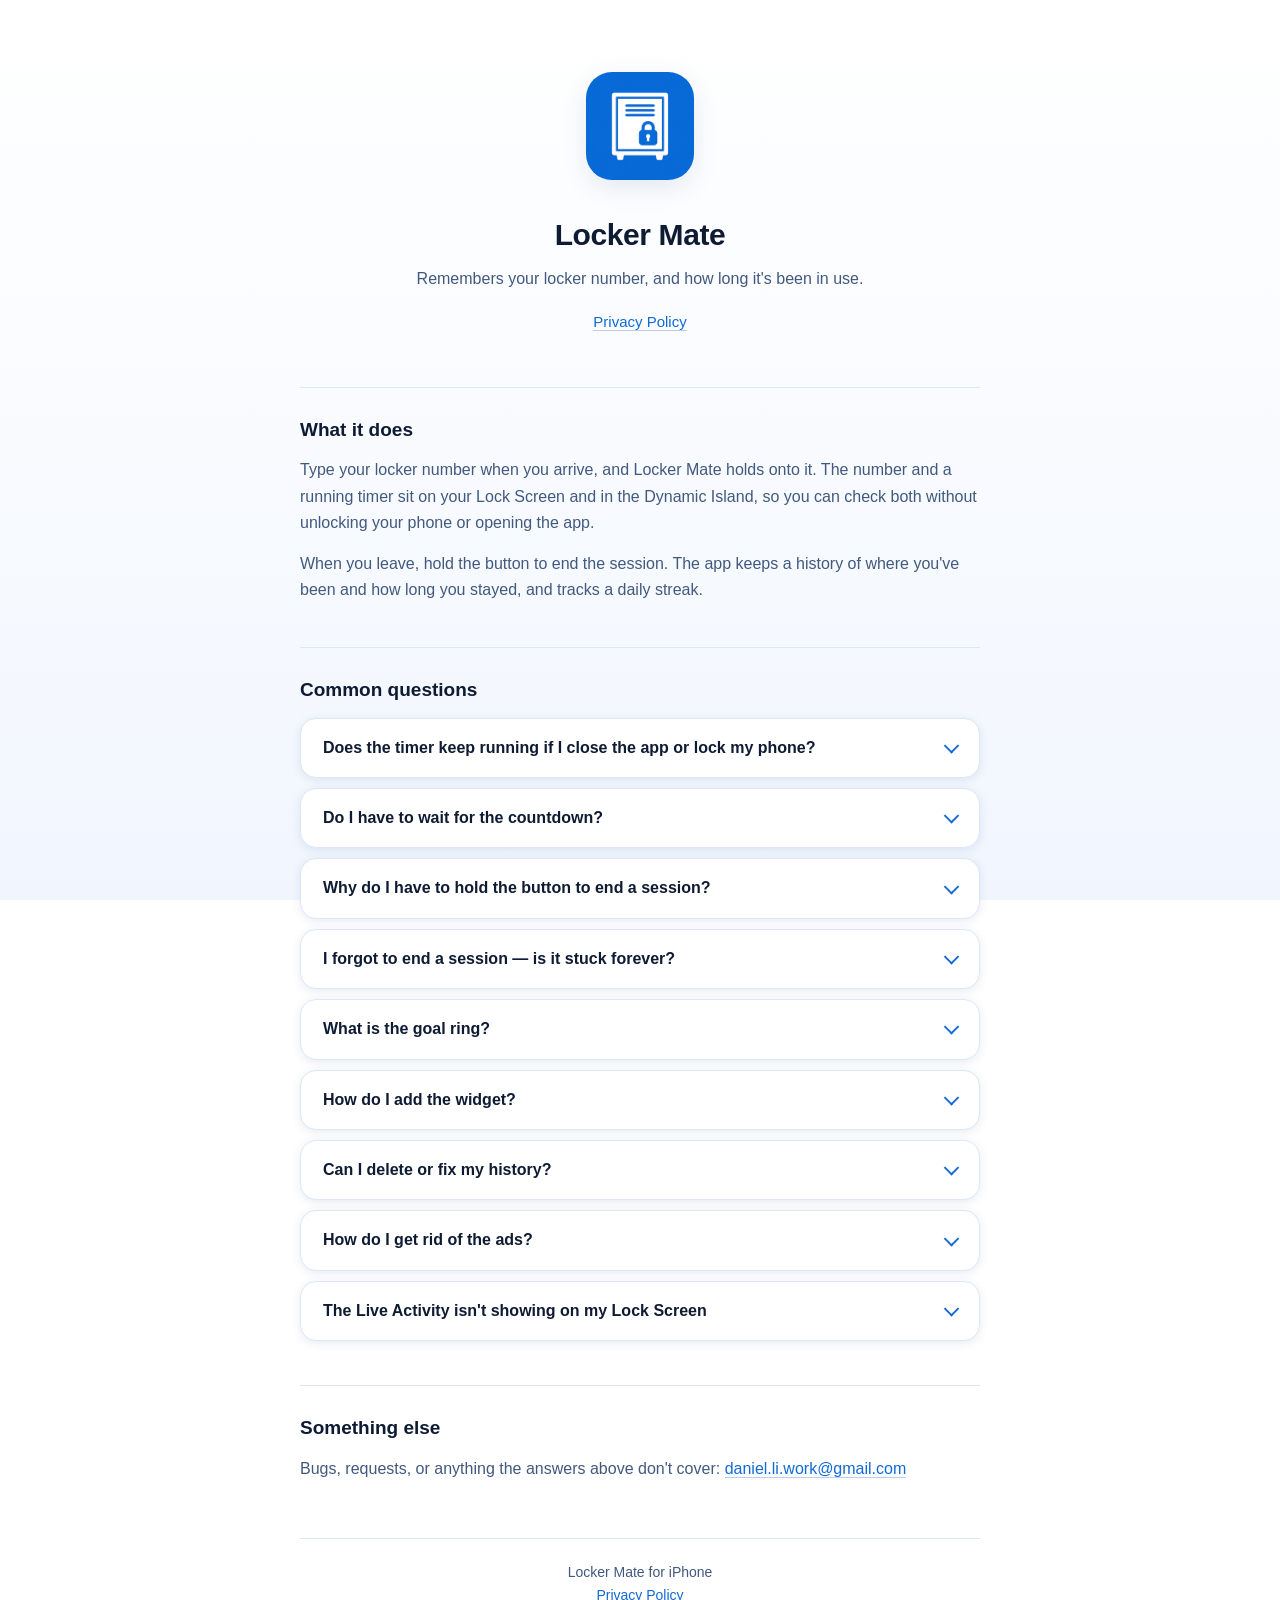
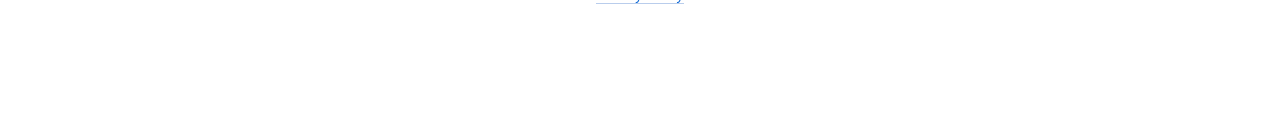
<file: index.html>
<!doctype html>
<html lang="en">
<head>
<meta charset="utf-8">
<meta name="viewport" content="width=device-width, initial-scale=1">
<title>Locker Mate — Support</title>
<meta name="description" content="Support and help for Locker Mate, an iPhone app that remembers your gym locker number and how long it has been in use.">
<meta name="theme-color" content="#116ad5" media="(prefers-color-scheme: light)">
<meta name="theme-color" content="#0a1120" media="(prefers-color-scheme: dark)">
<link rel="icon" href="mark.png">
<link rel="stylesheet" href="style.css">
<!-- Set before first paint so revealed content never flashes. -->
<script>document.documentElement.classList.add('js');</script>
</head>
<body>
<div class="progress" aria-hidden="true"></div>
<div class="wrap">

<header>
  <img src="mark.png" alt="Locker Mate app icon" width="108" height="108">
  <h1>Locker Mate</h1>
  <p class="tagline">Remembers your locker number, and how long it's been in use.</p>
  <p class="nav"><a href="privacy.html">Privacy Policy</a></p>
</header>

<h2 class="reveal">What it does</h2>

<p class="reveal">Type your locker number when you arrive, and Locker Mate holds
onto it. The number and a running timer sit on your Lock Screen and in the
Dynamic Island, so you can check both without unlocking your phone or opening
the app.</p>

<p class="reveal">When you leave, hold the button to end the session. The app
keeps a history of where you've been and how long you stayed, and tracks a daily
streak.</p>

<h2 id="faq" class="reveal">Common questions</h2>

<details class="faq reveal">
  <summary>Does the timer keep running if I close the app or lock my phone?</summary>
  <div class="faq-panel"><div class="faq-body">
    <p>Yes. The session is saved the moment you tap <strong>Start Session</strong>,
    and the Lock Screen timer is drawn by iOS itself — so it keeps counting
    whether the app is open, backgrounded or closed entirely.</p>
    <p>The same is true during the 3-2-1 countdown. That countdown is only a
    visual lead-in; the timer has already started behind it, so it's safe to
    pocket your phone straight away.</p>
  </div></div>
</details>

<details class="faq reveal">
  <summary>Do I have to wait for the countdown?</summary>
  <div class="faq-panel"><div class="faq-body">
    <p>No. Tap anywhere on it to skip straight to the session, or switch it off
    entirely under <strong>Info&nbsp;→&nbsp;3-2-1 countdown</strong>.</p>
  </div></div>
</details>

<details class="faq reveal">
  <summary>Why do I have to hold the button to end a session?</summary>
  <div class="faq-panel"><div class="faq-body">
    <p>So a stray tap in a gym bag can't wipe a running session. Hold it for
    about a second and it ends, showing your summary.</p>
  </div></div>
</details>

<details class="faq reveal">
  <summary>I forgot to end a session — is it stuck forever?</summary>
  <div class="faq-panel"><div class="faq-body">
    <p>No. Sessions end themselves automatically after a cut-off, eight hours by
    default. You can change it under
    <strong>Info&nbsp;→&nbsp;Auto-end after</strong>, anywhere from one hour to
    twenty-four.</p>
    <p>If a session ran longer than it should have, open the
    <strong>Activity</strong> tab, or use <strong>Edit</strong> on the summary
    screen, to correct the duration.</p>
  </div></div>
</details>

<details class="faq reveal">
  <summary>What is the goal ring?</summary>
  <div class="faq-panel"><div class="faq-body">
    <p>It fills as your session approaches the goal length you set under
    <strong>Info&nbsp;→&nbsp;Session goal</strong>. It's a target, not a limit —
    nothing happens when you pass it, and the timer keeps going.</p>
  </div></div>
</details>

<details class="faq reveal">
  <summary>How do I add the widget?</summary>
  <div class="faq-panel"><div class="faq-body">
    <p>Touch and hold an empty part of your Home Screen or Lock Screen, tap
    <strong>Edit&nbsp;→&nbsp;Add Widget</strong>, and search for Locker Mate.
    There are Home Screen sizes and smaller Lock Screen ones, all showing the
    locker number and live timer.</p>
    <p>If a widget shows "No locker in use" while a session is running, open the
    app once — that lets iOS refresh it.</p>
  </div></div>
</details>

<details class="faq reveal">
  <summary>Can I delete or fix my history?</summary>
  <div class="faq-panel"><div class="faq-body">
    <p>Yes. In the <strong>Activity</strong> tab, touch and hold any session to
    delete it. Everything lives on your iPhone only, so deleting the app removes
    all of it.</p>
  </div></div>
</details>

<details class="faq reveal">
  <summary>How do I get rid of the ads?</summary>
  <div class="faq-panel"><div class="faq-body">
    <p><strong>Info&nbsp;→&nbsp;Remove Ads</strong> is a one-time purchase that
    removes the banner for good. If you've bought it before — on this phone or
    another — use <strong>Restore Purchases</strong> on the same Apple Account
    and it comes back at no charge.</p>
  </div></div>
</details>

<details class="faq reveal">
  <summary>The Live Activity isn't showing on my Lock Screen</summary>
  <div class="faq-panel"><div class="faq-body">
    <p>Check <strong>Info&nbsp;→&nbsp;Live Activity</strong> is switched on, and
    that iOS allows them at
    <em>Settings&nbsp;→&nbsp;Locker&nbsp;Mate&nbsp;→&nbsp;Live Activities</em>.</p>
  </div></div>
</details>

<h2 class="reveal">Something else</h2>

<p class="reveal">Bugs, requests, or anything the answers above don't cover:
<a href="mailto:daniel.li.work@gmail.com">daniel.li.work@gmail.com</a></p>

<footer>
  <p>Locker Mate for iPhone<br>
  <a href="privacy.html">Privacy Policy</a></p>
</footer>

</div>
<script src="site.js" defer></script>
</body>
</html>
</file>
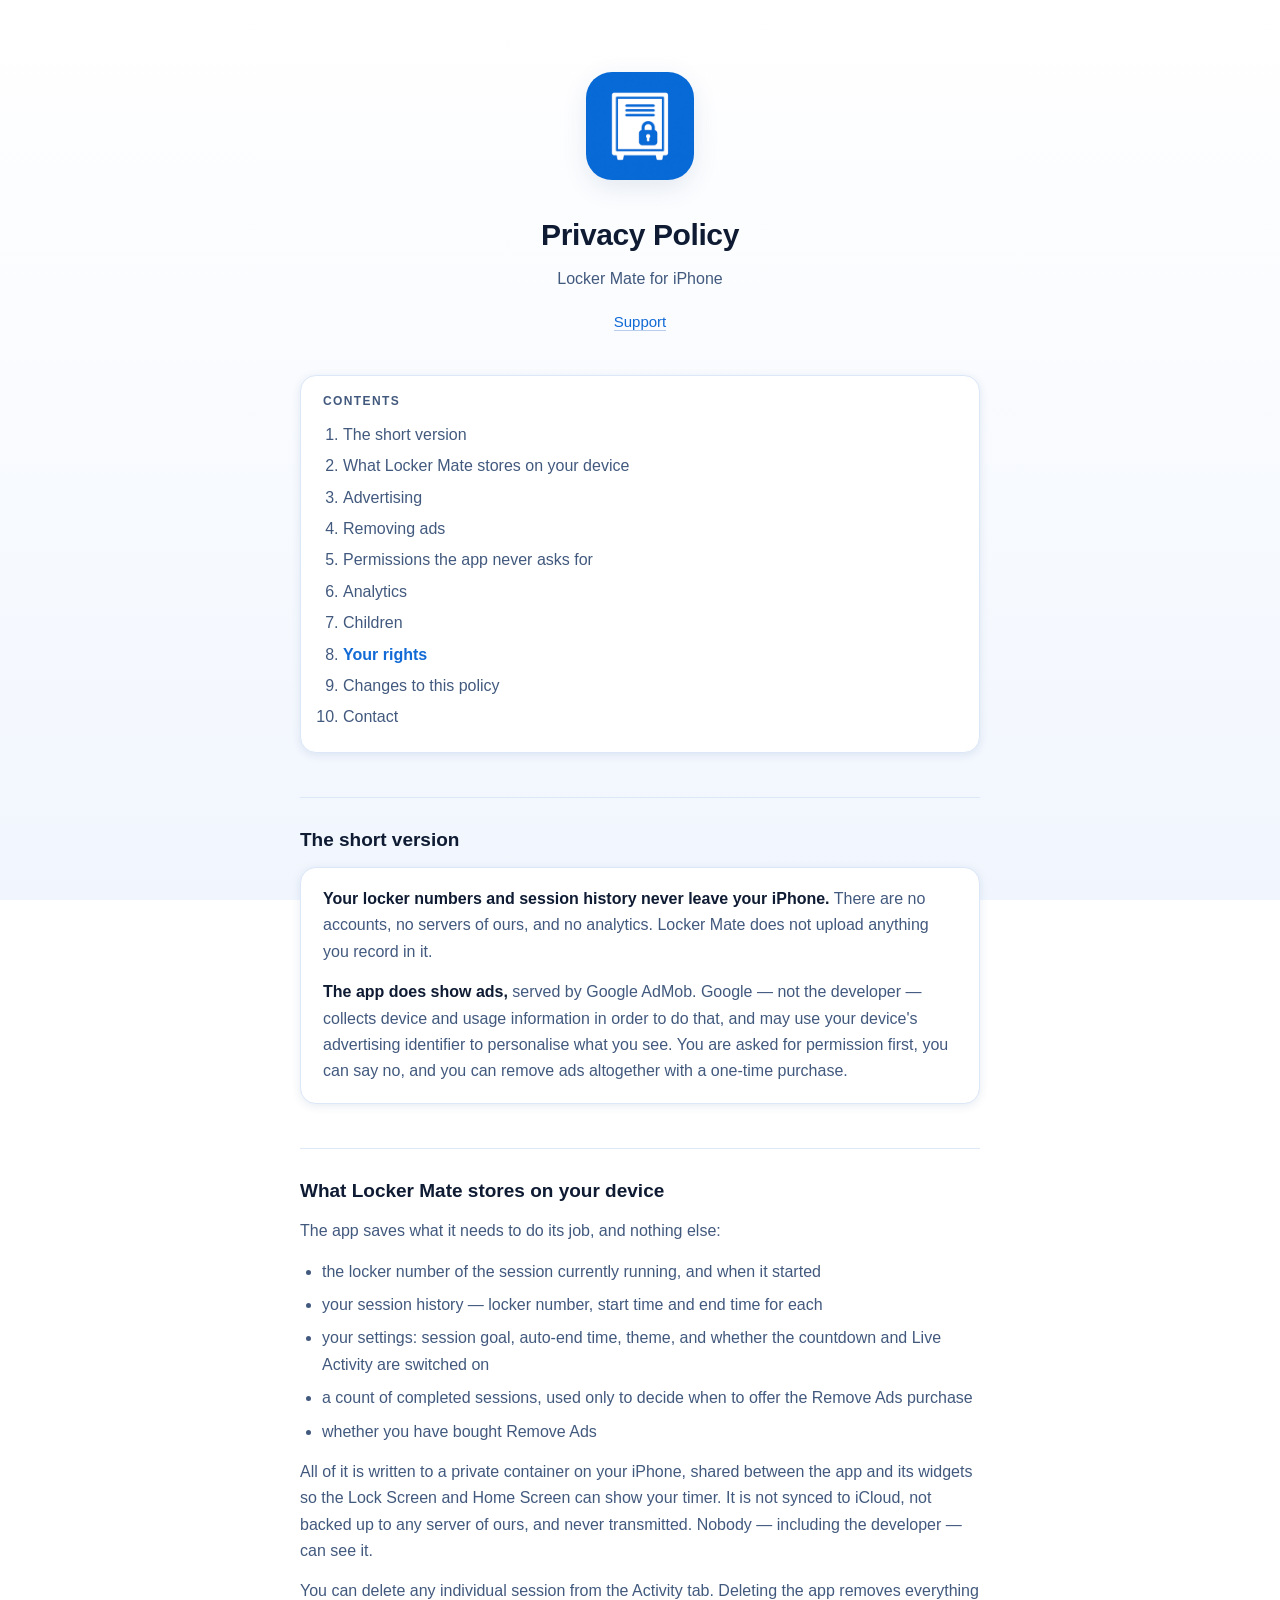
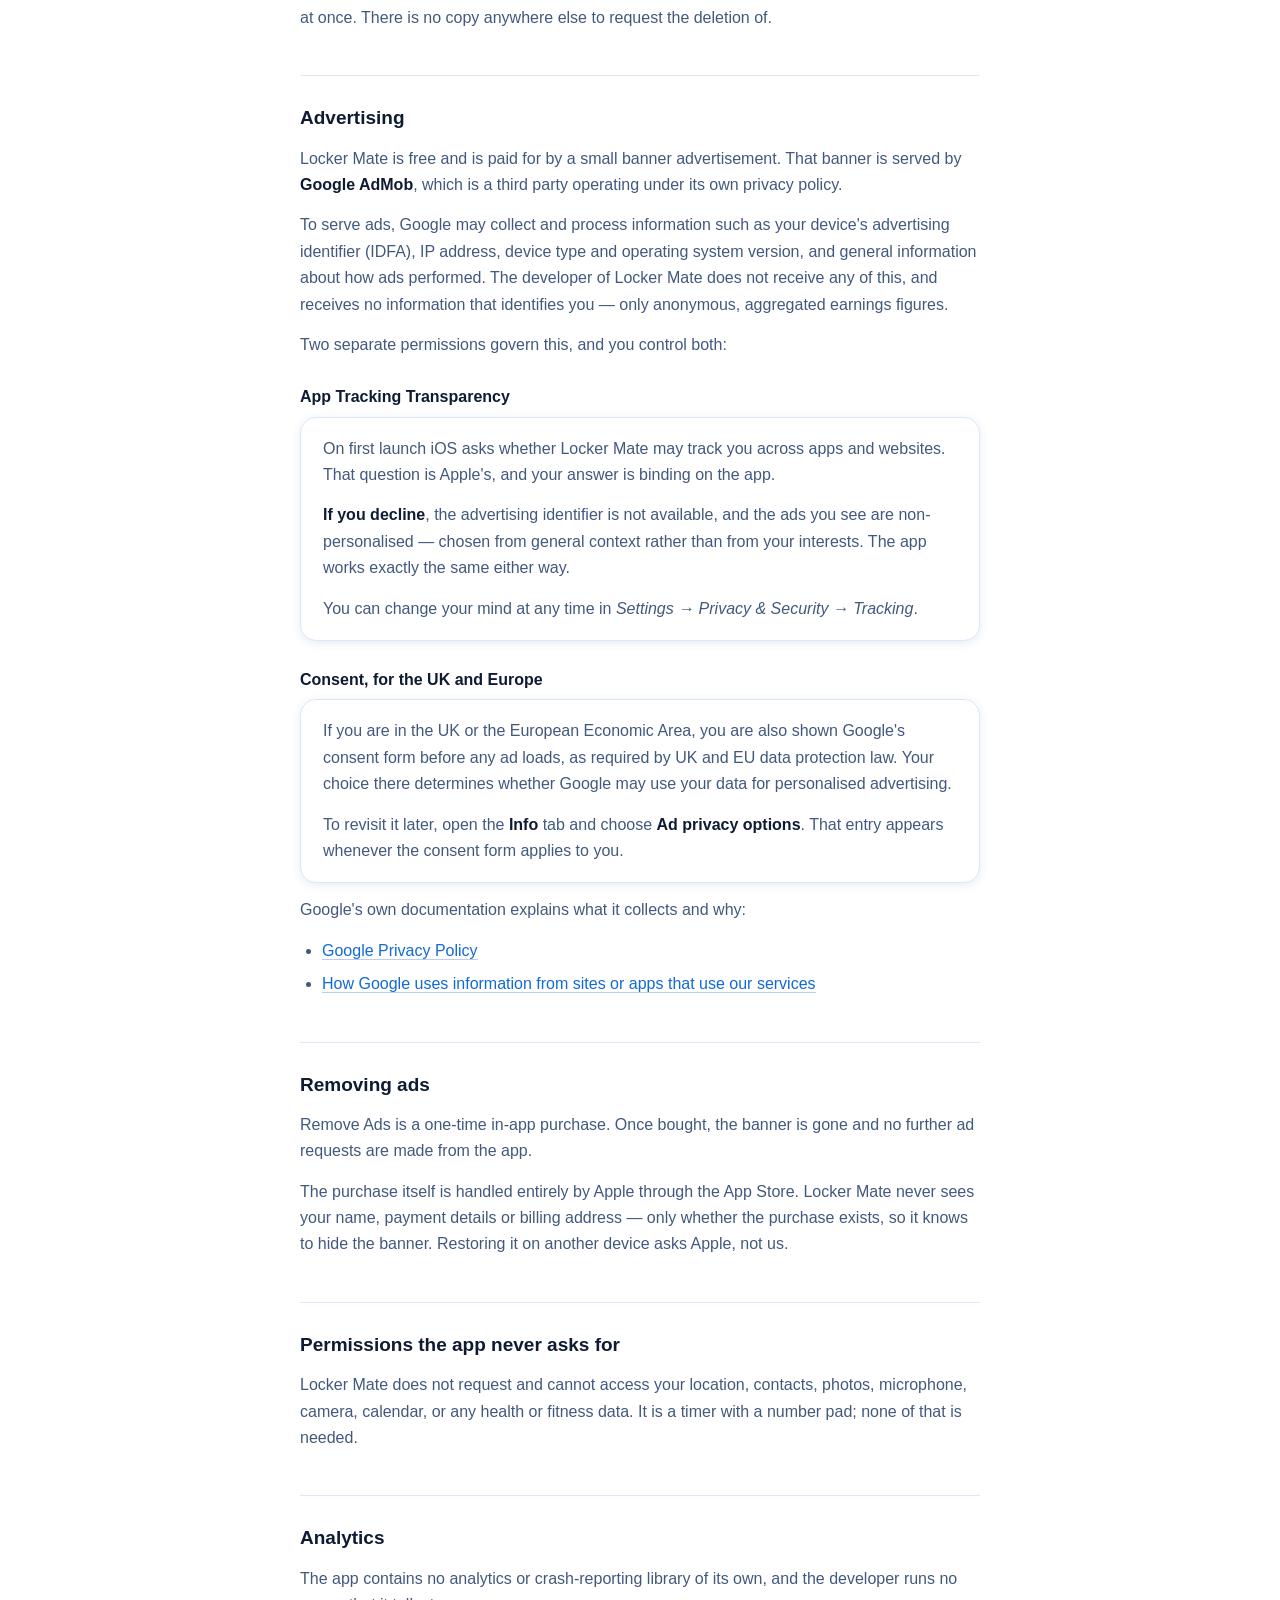
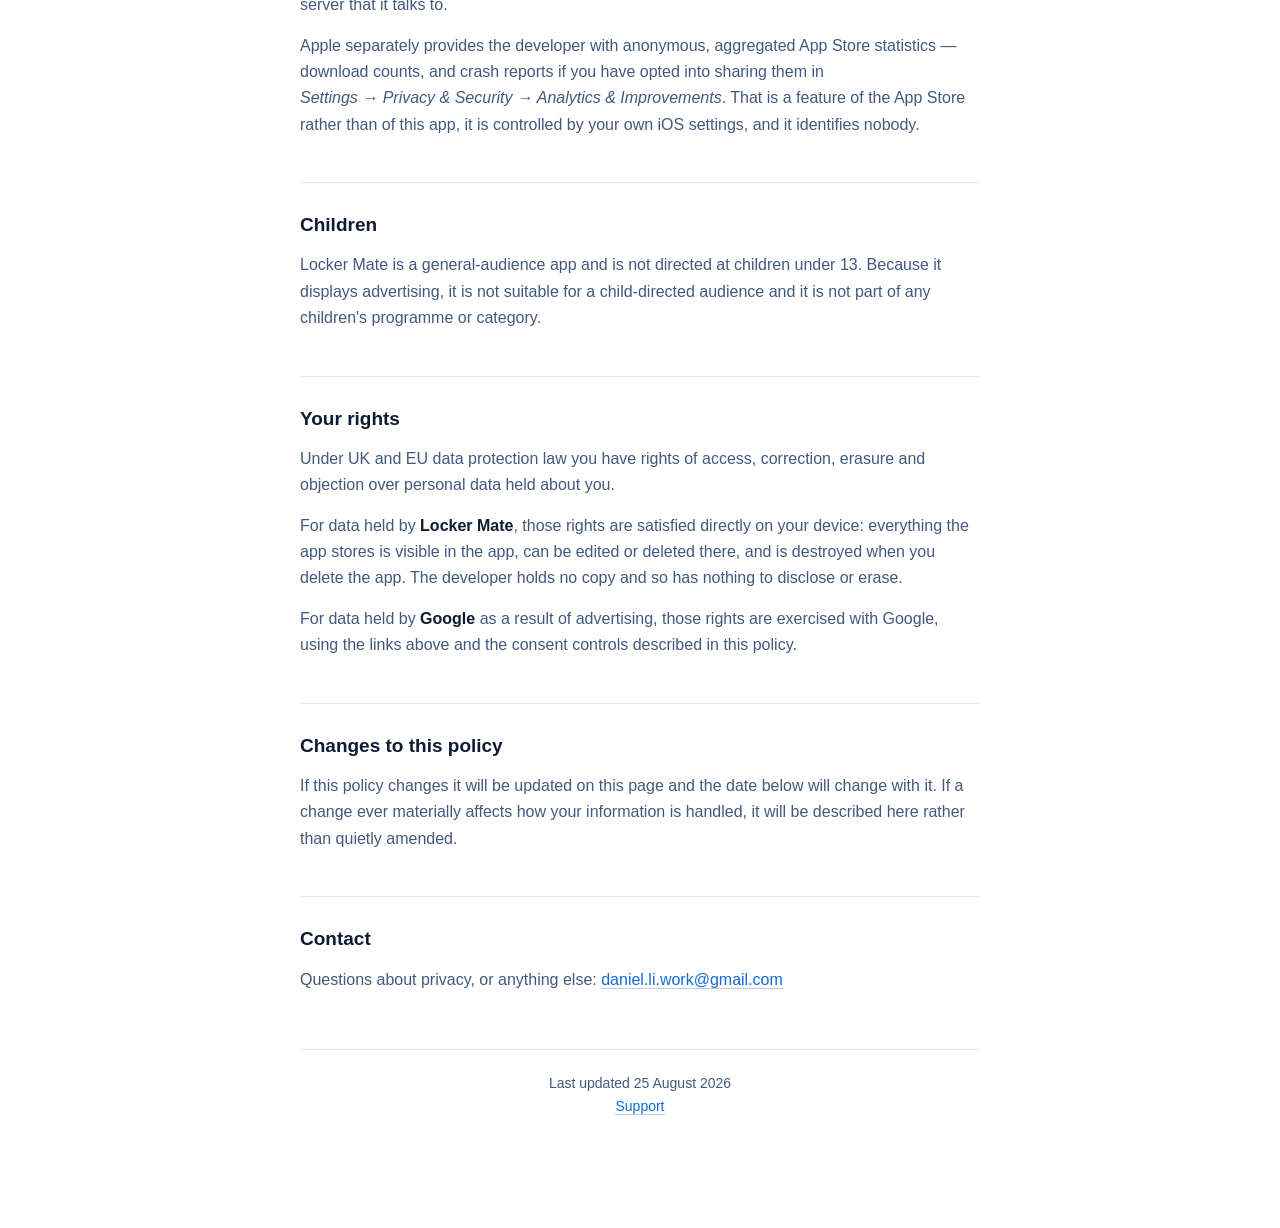
<file: privacy.html>
<!doctype html>
<html lang="en">
<head>
<meta charset="utf-8">
<meta name="viewport" content="width=device-width, initial-scale=1">
<title>Locker Mate — Privacy Policy</title>
<meta name="description" content="Privacy policy for Locker Mate. Your locker numbers and session history stay on your iPhone. Ads are served by Google AdMob.">
<meta name="theme-color" content="#116ad5" media="(prefers-color-scheme: light)">
<meta name="theme-color" content="#0a1120" media="(prefers-color-scheme: dark)">
<link rel="icon" href="mark.png">
<link rel="stylesheet" href="style.css">
<!-- Set before first paint so revealed content never flashes. -->
<script>document.documentElement.classList.add('js');</script>
</head>
<body>
<div class="progress" aria-hidden="true"></div>
<div class="wrap">

<header>
  <img src="mark.png" alt="Locker Mate app icon" width="108" height="108">
  <h1>Privacy Policy</h1>
  <p class="tagline">Locker Mate for iPhone</p>
  <p class="nav"><a href="index.html">Support</a></p>
</header>

<nav class="toc reveal" aria-labelledby="toc-heading">
  <h2 id="toc-heading">Contents</h2>
  <ol>
    <li><a href="#short">The short version</a></li>
    <li><a href="#stored">What Locker Mate stores on your device</a></li>
    <li><a href="#advertising">Advertising</a></li>
    <li><a href="#removing-ads">Removing ads</a></li>
    <li><a href="#permissions">Permissions the app never asks for</a></li>
    <li><a href="#analytics">Analytics</a></li>
    <li><a href="#children">Children</a></li>
    <li><a href="#rights">Your rights</a></li>
    <li><a href="#changes">Changes to this policy</a></li>
    <li><a href="#contact">Contact</a></li>
  </ol>
</nav>

<h2 id="short" class="reveal">The short version</h2>

<div class="card reveal">
<p><strong>Your locker numbers and session history never leave your iPhone.</strong>
There are no accounts, no servers of ours, and no analytics. Locker Mate does
not upload anything you record in it.</p>
<p><strong>The app does show ads,</strong> served by Google AdMob. Google — not
the developer — collects device and usage information in order to do that, and
may use your device's advertising identifier to personalise what you see. You
are asked for permission first, you can say no, and you can remove ads
altogether with a one-time purchase.</p>
</div>

<h2 id="stored" class="reveal">What Locker Mate stores on your device</h2>

<p class="reveal">The app saves what it needs to do its job, and nothing else:</p>

<ul class="reveal">
  <li>the locker number of the session currently running, and when it started</li>
  <li>your session history — locker number, start time and end time for each</li>
  <li>your settings: session goal, auto-end time, theme, and whether the
      countdown and Live Activity are switched on</li>
  <li>a count of completed sessions, used only to decide when to offer the
      Remove Ads purchase</li>
  <li>whether you have bought Remove Ads</li>
</ul>

<p class="reveal">All of it is written to a private container on your iPhone,
shared between the app and its widgets so the Lock Screen and Home Screen can
show your timer. It is not synced to iCloud, not backed up to any server of
ours, and never transmitted. Nobody — including the developer — can see it.</p>

<p class="reveal">You can delete any individual session from the Activity tab.
Deleting the app removes everything at once. There is no copy anywhere else to
request the deletion of.</p>

<h2 id="advertising" class="reveal">Advertising</h2>

<p class="reveal">Locker Mate is free and is paid for by a small banner
advertisement. That banner is served by <strong>Google AdMob</strong>, which is a
third party operating under its own privacy policy.</p>

<p class="reveal">To serve ads, Google may collect and process information such
as your device's advertising identifier (IDFA), IP address, device type and
operating system version, and general information about how ads performed. The
developer of Locker Mate does not receive any of this, and receives no
information that identifies you — only anonymous, aggregated earnings figures.</p>

<p class="reveal">Two separate permissions govern this, and you control both:</p>

<h3 class="reveal">App Tracking Transparency</h3>
<div class="card reveal">
<p>On first launch iOS asks whether Locker Mate may track you across apps and
websites. That question is Apple's, and your answer is binding on the app.</p>
<p><strong>If you decline</strong>, the advertising identifier is not available,
and the ads you see are non-personalised — chosen from general context rather
than from your interests. The app works exactly the same either way.</p>
<p>You can change your mind at any time in
<em>Settings&nbsp;→&nbsp;Privacy&nbsp;&amp;&nbsp;Security&nbsp;→&nbsp;Tracking</em>.</p>
</div>

<h3 class="reveal">Consent, for the UK and Europe</h3>
<div class="card reveal">
<p>If you are in the UK or the European Economic Area, you are also shown
Google's consent form before any ad loads, as required by UK and EU data
protection law. Your choice there determines whether Google may use your data
for personalised advertising.</p>
<p>To revisit it later, open the <strong>Info</strong> tab and choose
<strong>Ad privacy options</strong>. That entry appears whenever the consent
form applies to you.</p>
</div>

<p class="reveal">Google's own documentation explains what it collects and why:</p>

<ul class="reveal">
  <li><a href="https://policies.google.com/privacy" rel="noopener">Google Privacy Policy</a></li>
  <li><a href="https://policies.google.com/technologies/partner-sites" rel="noopener">How Google uses information from sites or apps that use our services</a></li>
</ul>

<h2 id="removing-ads" class="reveal">Removing ads</h2>

<p class="reveal">Remove Ads is a one-time in-app purchase. Once bought, the
banner is gone and no further ad requests are made from the app.</p>

<p class="reveal">The purchase itself is handled entirely by Apple through the
App Store. Locker Mate never sees your name, payment details or billing address
— only whether the purchase exists, so it knows to hide the banner. Restoring it
on another device asks Apple, not us.</p>

<h2 id="permissions" class="reveal">Permissions the app never asks for</h2>

<p class="reveal">Locker Mate does not request and cannot access your location,
contacts, photos, microphone, camera, calendar, or any health or fitness data.
It is a timer with a number pad; none of that is needed.</p>

<h2 id="analytics" class="reveal">Analytics</h2>

<p class="reveal">The app contains no analytics or crash-reporting library of its
own, and the developer runs no server that it talks to.</p>

<p class="reveal">Apple separately provides the developer with anonymous,
aggregated App Store statistics — download counts, and crash reports if you have
opted into sharing them in
<em>Settings&nbsp;→&nbsp;Privacy&nbsp;&amp;&nbsp;Security&nbsp;→&nbsp;Analytics&nbsp;&amp;
Improvements</em>. That is a feature of the App Store rather than of this app,
it is controlled by your own iOS settings, and it identifies nobody.</p>

<h2 id="children" class="reveal">Children</h2>

<p class="reveal">Locker Mate is a general-audience app and is not directed at
children under 13. Because it displays advertising, it is not suitable for a
child-directed audience and it is not part of any children's programme or
category.</p>

<h2 id="rights" class="reveal">Your rights</h2>

<p class="reveal">Under UK and EU data protection law you have rights of access,
correction, erasure and objection over personal data held about you.</p>

<p class="reveal">For data held by <strong>Locker Mate</strong>, those rights are
satisfied directly on your device: everything the app stores is visible in the
app, can be edited or deleted there, and is destroyed when you delete the app.
The developer holds no copy and so has nothing to disclose or erase.</p>

<p class="reveal">For data held by <strong>Google</strong> as a result of
advertising, those rights are exercised with Google, using the links above and
the consent controls described in this policy.</p>

<h2 id="changes" class="reveal">Changes to this policy</h2>

<p class="reveal">If this policy changes it will be updated on this page and the
date below will change with it. If a change ever materially affects how your
information is handled, it will be described here rather than quietly amended.</p>

<h2 id="contact" class="reveal">Contact</h2>

<p class="reveal">Questions about privacy, or anything else:
<a href="mailto:daniel.li.work@gmail.com">daniel.li.work@gmail.com</a></p>

<footer>
  <p>Last updated 25 August 2026<br>
  <a href="index.html">Support</a></p>
</footer>

</div>
<script src="site.js" defer></script>
</body>
</html>
</file>
<file: style.css>
/* Locker Mate support site. Palette lifted from the app's DesignSystem.swift
   (LM.*) so the pages and the app are recognisably the same product. The app
   is light-first with a derived dark variant; so is this. */
:root {
  --ground: #ffffff;
  --ground-2: #f1f6fe;
  --surface: #ffffff;
  --line: #dce7f8;
  --line-strong: #b9cdec;
  --text: #0e1b33;
  --dim: #42597e;
  /* LM.ink3. Kept for parity with the app, but not used for text here: on
     these backgrounds it is 3.6-3.9:1, under the 4.5:1 WCAG AA needs. */
  --faint: #6b82a8;
  --accent: #116ad5;
  --accent-2: #3d9bf5;
  /* LM.accentText — the app's accent restated at text contrast. */
  --accent-text: #0b4fa8;
  --tint: #e8f1fe;
  --shadow: rgba(14, 58, 122, 0.10);
  --shadow-lift: rgba(14, 58, 122, 0.16);

  /* Motion. Built-in CSS easings are too weak for UI; these are the
     standard strong curves. */
  --ease-out: cubic-bezier(0.23, 1, 0.32, 1);
  --ease-in-out: cubic-bezier(0.77, 0, 0.175, 1);
  --dur-hover: 160ms;
  --dur-accordion: 240ms;
  --dur-reveal: 420ms;
}

@media (prefers-color-scheme: dark) {
  :root {
    --ground: #0a1120;
    --ground-2: #111b2e;
    --surface: #131c2e;
    --line: #213048;
    --line-strong: #33486b;
    --text: #edf3ff;
    --dim: #afc4e4;
    --faint: #8398ba;
    --accent: #4a9bf0;
    --accent-2: #8fc4ff;
    --accent-text: #8fc4ff;
    --tint: #1b2942;
    --shadow: rgba(0, 0, 0, 0.35);
    --shadow-lift: rgba(0, 0, 0, 0.5);
  }
}

* { box-sizing: border-box; }

html { scroll-behavior: smooth; scroll-padding-top: 80px; }
@media (prefers-reduced-motion: reduce) {
  html { scroll-behavior: auto; }
}

body {
  margin: 0;
  padding: 0 24px 96px;
  background: linear-gradient(180deg, var(--ground) 0%, var(--ground-2) 100%);
  background-attachment: fixed;
  color: var(--text);
  font: 16px/1.65 -apple-system, BlinkMacSystemFont, "Segoe UI", Inter, sans-serif;
  -webkit-font-smoothing: antialiased;
}

.wrap { max-width: 680px; margin: 0 auto; }

/* ---------- Reading progress -------------------------------------------
   Scroll-driven where the engine has scroll timelines — Chrome and Safari
   both do — so it runs off the main thread with no scroll listener at all.
   Firefox has none yet; there site.js drives the identical transform from a
   passive, rAF-throttled listener instead.

   The animation is declared inside @supports on purpose. Left unguarded, an
   engine without scroll timelines ignores `animation-timeline`, falls back to
   the document timeline at the default 0s duration, and `both` fill paints a
   permanently full bar. Guarded, it simply stays at scaleX(0) and paints
   nothing until JS takes over. */
.progress {
  position: fixed;
  inset: 0 0 auto 0;
  height: 3px;
  transform: scaleX(0);
  transform-origin: 0 50%;
  background: linear-gradient(90deg, var(--accent), var(--accent-2));
  z-index: 20;
}
@supports (animation-timeline: scroll(root block)) {
  .progress {
    animation: progress-grow linear both;
    animation-timeline: scroll(root block);
  }
}
@keyframes progress-grow {
  from { transform: scaleX(0); }
  to { transform: scaleX(1); }
}

/* ---------- Header ------------------------------------------------------ */
header { text-align: center; padding: 72px 0 8px; }
header img {
  width: 108px; height: 108px; border-radius: 26px;
  box-shadow: 0 8px 26px var(--shadow);
}

h1 {
  font-size: 30px; font-weight: 600; letter-spacing: -0.4px;
  margin: 22px 0 6px;
}
.tagline { color: var(--dim); margin: 0 0 8px; }

h2 {
  font-size: 19px; font-weight: 600; margin: 44px 0 12px;
  padding-top: 26px; border-top: 1px solid var(--line);
  scroll-margin-top: 84px;
}
h3 { font-size: 16px; font-weight: 600; margin: 26px 0 6px; color: var(--text); }

p, li { color: var(--dim); }
p { margin: 0 0 14px; }
ul { padding-left: 22px; margin: 0 0 14px; }
li { margin-bottom: 7px; }
strong { color: var(--text); font-weight: 600; }

a {
  color: var(--accent);
  text-decoration: none;
  border-bottom: 1px solid var(--line-strong);
  transition: border-bottom-color var(--dur-hover) ease,
              color var(--dur-hover) ease;
}
/* Hover deepens the link in light mode and lifts it in dark, rather than
   washing it out: --accent-2 is a fill tint and only reaches 2.9:1 on white. */
@media (hover: hover) and (pointer: fine) {
  a:hover { border-bottom-color: var(--accent); color: var(--accent-text); }
}
a:focus-visible {
  outline: 2px solid var(--accent);
  outline-offset: 3px;
  border-radius: 3px;
}

.card {
  background: var(--surface);
  border: 1px solid var(--line);
  border-radius: 16px;
  padding: 18px 22px;
  margin: 0 0 14px;
  box-shadow: 0 2px 10px var(--shadow);
}
.card p:last-child { margin-bottom: 0; }

.nav { text-align: center; margin: 18px 0 0; font-size: 15px; }
.nav a { margin: 0 10px; }

footer {
  margin-top: 56px; padding-top: 22px; border-top: 1px solid var(--line);
  color: var(--dim); font-size: 14px; text-align: center;
}

code {
  background: rgba(17, 106, 213, .09); padding: 2px 6px;
  border-radius: 5px; font-size: 14px; color: var(--accent);
}

/* ---------- FAQ accordion ----------------------------------------------
   Native <details>, so it opens and closes with no JS at all; the
   transition is progressive enhancement on top. */
.faq {
  background: var(--surface);
  border: 1px solid var(--line);
  border-radius: 16px;
  margin: 0 0 10px;
  box-shadow: 0 2px 10px var(--shadow);
  transition: box-shadow var(--dur-hover) ease,
              border-color var(--dur-hover) ease;
}
@media (hover: hover) and (pointer: fine) {
  .faq:hover { border-color: var(--line-strong); }
}
.faq[open] { box-shadow: 0 6px 20px var(--shadow-lift); }

.faq summary {
  cursor: pointer;
  list-style: none;
  padding: 16px 52px 16px 22px;
  position: relative;
  font-size: 16px;
  font-weight: 600;
  color: var(--text);
  border-radius: 16px;
}
.faq summary::-webkit-details-marker { display: none; }
.faq summary:focus-visible {
  outline: 2px solid var(--accent);
  outline-offset: -2px;
}

/* Chevron, drawn in CSS so there's no asset to load. */
.faq summary::after {
  content: "";
  position: absolute;
  right: 22px; top: 50%;
  width: 9px; height: 9px;
  border-right: 2px solid var(--accent);
  border-bottom: 2px solid var(--accent);
  transform: translateY(-70%) rotate(45deg);
  transform-origin: center;
  transition: transform var(--dur-accordion) var(--ease-out);
}
.faq[open] summary::after { transform: translateY(-25%) rotate(225deg); }

/* The panel is a one-row grid animated 0fr -> 1fr. That interpolates in
   Chrome, Safari and Firefox alike. The obvious alternative — transitioning
   ::details-content's block-size to `auto` — additionally needs
   `interpolate-size: allow-keywords`, which Safari and Firefox do not
   support, so there the accordion silently snapped open with no transition.

   The row is minmax(0, Nfr) rather than a bare Nfr on purpose. A bare `0fr`
   means minmax(auto, 0fr), and that auto floor is the item's own padding —
   measured at 18px in both Chrome and Safari, so every closed question kept a
   visible strip. An explicit 0 minimum removes the floor; .faq-panel then
   clips the padding that overflows it. */
.faq-panel {
  display: grid;
  grid-template-rows: minmax(0, 0fr);
  overflow: hidden;
  transition: grid-template-rows var(--dur-accordion) var(--ease-out);
}
.faq[open] > .faq-panel { grid-template-rows: minmax(0, 1fr); }
/* site.js sets these while it drives a transition, so the row has a value to
   travel from. Same specificity as the [open] rule above, so order decides. */
.faq.is-collapsed > .faq-panel { grid-template-rows: minmax(0, 0fr); }
.faq.is-expanded > .faq-panel { grid-template-rows: minmax(0, 1fr); }

.faq-body { min-height: 0; padding: 0 22px 18px; }
.faq-body p { margin: 0 0 12px; }
.faq-body p:last-child { margin-bottom: 0; }

/* ---------- Table of contents ------------------------------------------ */
.toc {
  background: var(--surface);
  border: 1px solid var(--line);
  border-radius: 16px;
  padding: 16px 22px;
  margin: 32px 0 0;
  box-shadow: 0 2px 10px var(--shadow);
}
.toc h2 {
  border: 0; padding: 0; margin: 0 0 10px;
  font-size: 12px; letter-spacing: 1.4px; text-transform: uppercase;
  color: var(--dim);
}
.toc ol { margin: 0; padding-left: 20px; }
.toc li { margin-bottom: 5px; }
.toc a {
  border-bottom: 0;
  color: var(--dim);
  transition: color var(--dur-hover) ease;
}
@media (hover: hover) and (pointer: fine) {
  .toc a:hover { color: var(--accent); }
}
.toc a[aria-current="true"] { color: var(--accent); font-weight: 600; }

/* ---------- Scroll reveal ----------------------------------------------
   Only applied when JS is running, so the pages are fully readable with
   scripting off — which matters for a legal document. */
.js .reveal {
  opacity: 0;
  transform: translateY(10px);
  transition: opacity var(--dur-reveal) var(--ease-out),
              transform var(--dur-reveal) var(--ease-out);
  transition-delay: calc(var(--reveal-i, 0) * 55ms);
}
.js .reveal.is-visible {
  opacity: 1;
  transform: none;
}

@media (prefers-reduced-motion: reduce) {
  /* Keep the fade — it still signals arrival — but drop the movement. */
  .js .reveal { transform: none; transition: opacity 200ms ease; }
  .faq summary::after,
  .faq-panel { transition: none; }
  .progress { display: none; }
}

@media (max-width: 520px) {
  header { padding-top: 48px; }
  h1 { font-size: 25px; }
  .faq summary { padding: 15px 46px 15px 18px; font-size: 15.5px; }
  .faq-body { padding: 0 18px 16px; }
  .toc { padding: 14px 18px; }
}
</file>
